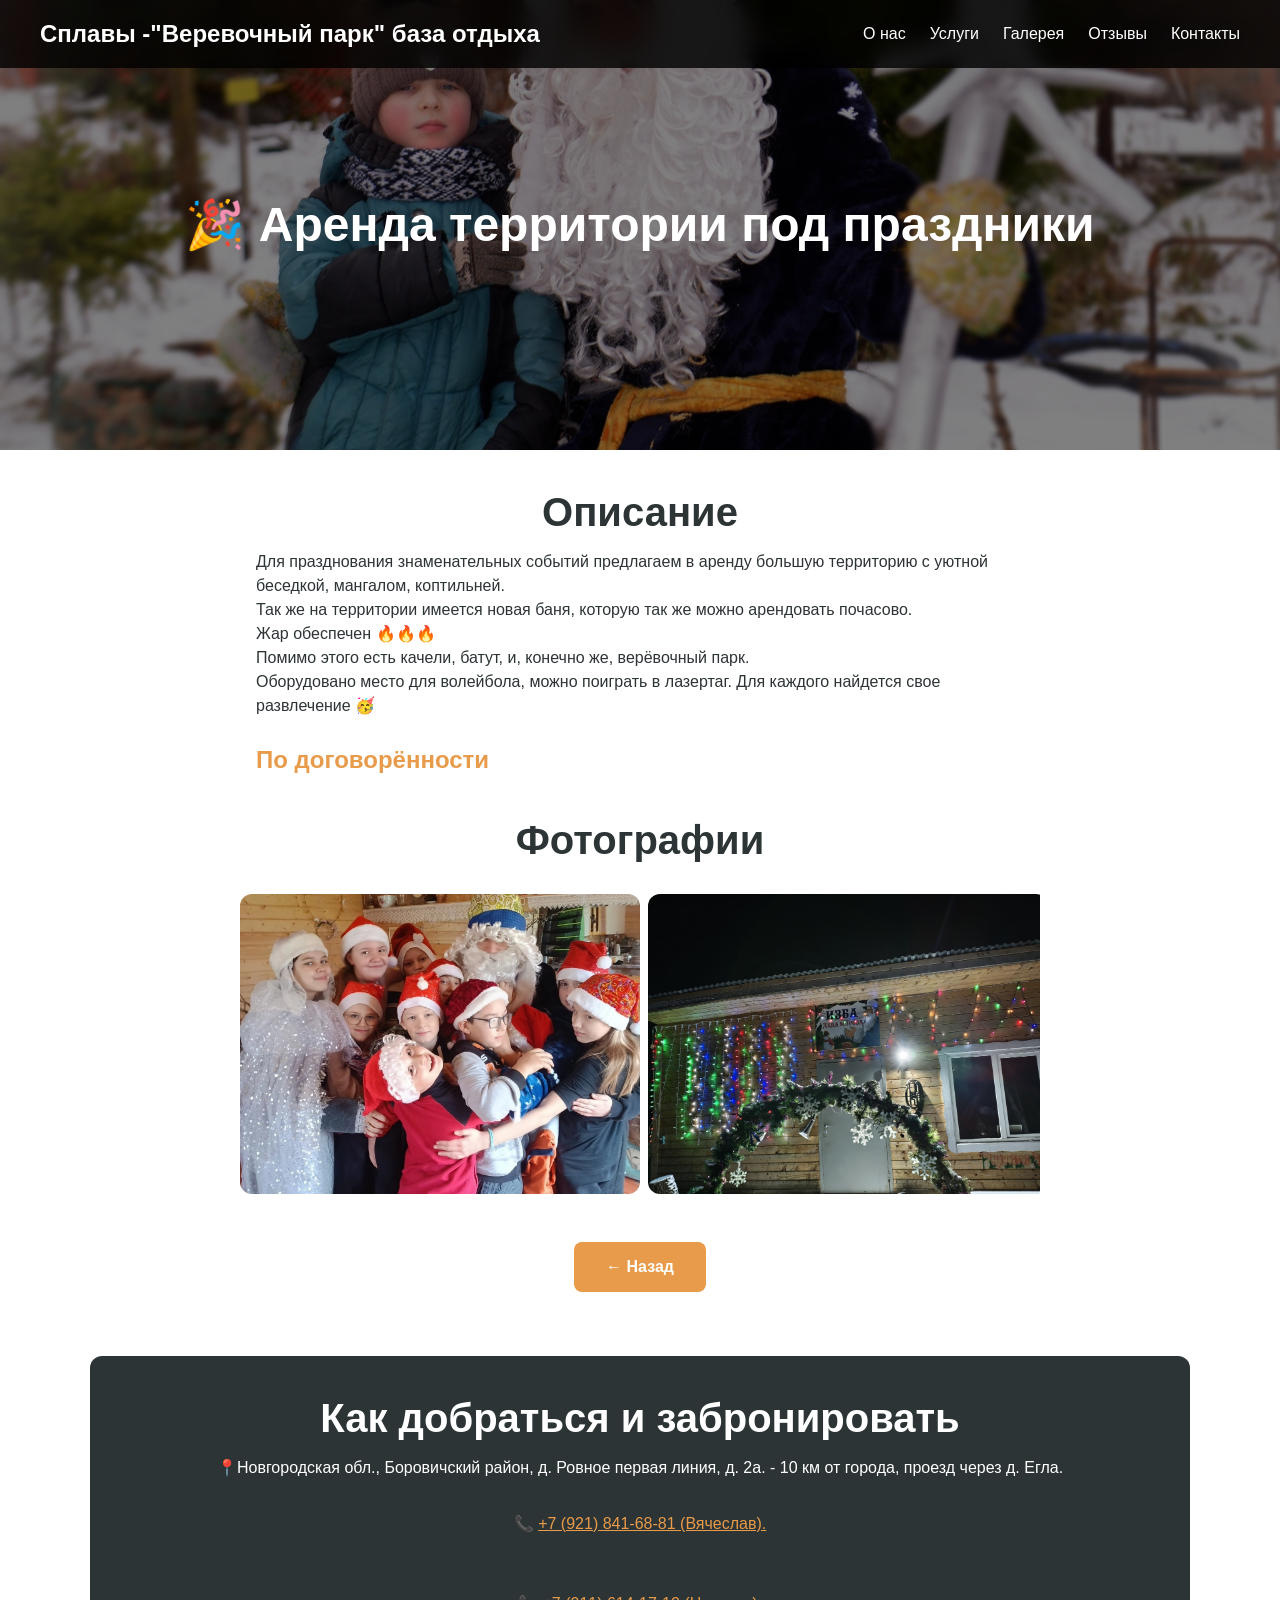
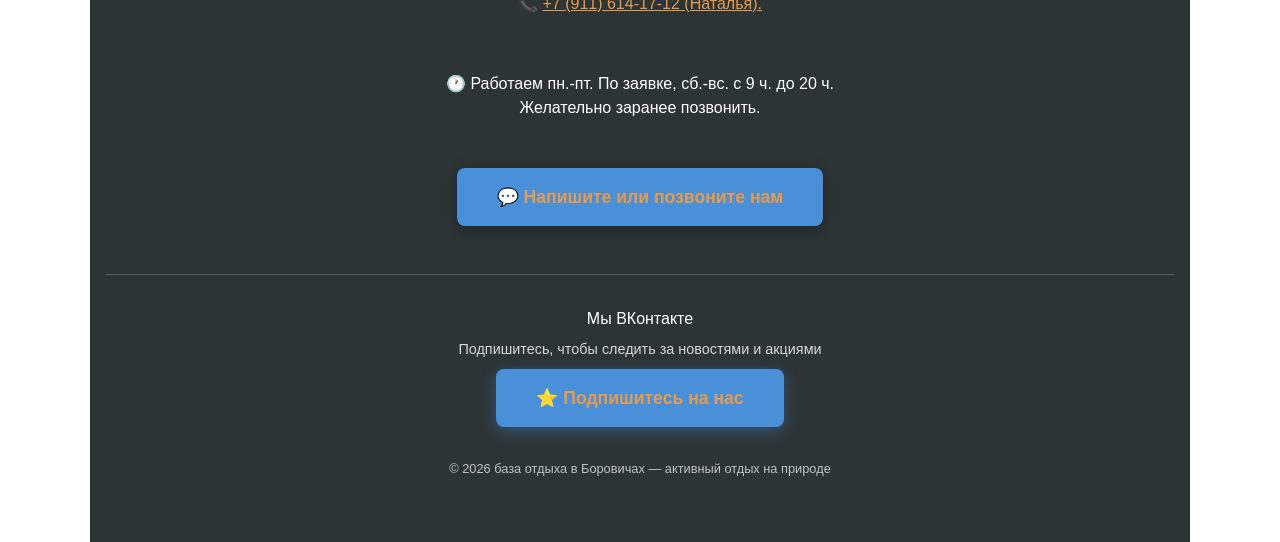
<file: holiday.html>
<!DOCTYPE html>
<html lang="ru">
<head>
    <meta charset="UTF-8">
    <meta name="viewport" content="width=device-width, initial-scale=1.0">
    <title>🎉 Аренда территории под праздники</title>
    <link rel="stylesheet" href="style.css">
    <style>
        .service-hero {
            background: linear-gradient(rgba(0,0,0,0.5), rgba(0,0,0,0.5)), url('images/фон7.jpg') center/cover no-repeat;
            height: 50vh;
            display: flex;
            align-items: center;
            justify-content: center;
            color: white;
            text-align: center;
        }
        .service-hero h1 { font-size: clamp(1.8rem, 5vw, 3rem); }
        .service-content { max-width: 800px; margin: 2rem auto; padding: 0 1rem; }
        .service-gallery { display: flex; gap: 0.5rem; overflow-x: auto; scroll-snap-type: x mandatory; padding: 1rem; max-width: 800px; margin: 0 auto; }
        .service-gallery img { width: 100%; max-width: 400px; height: 300px; object-fit: cover; border-radius: 12px; scroll-snap-align: start; flex-shrink: 0; }
        .back-btn { display: inline-block; margin: 2rem; padding: 0.8rem 2rem; background: #E89B4A; color: white; text-decoration: none; border-radius: 8px; font-weight: bold; }
        .back-btn:hover { background: #d4893a; }
    </style>
</head>
<body>
    <nav class="navbar">
        <div class="nav-container">
            <a href="index.html" class="logo">Сплавы -"Веревочный парк" база отдыха</a>
            <ul class="nav-links">
                <li><a href="index.html#about">О нас</a></li>
                <li><a href="index.html#services">Услуги</a></li>
                <li><a href="index.html#gallery">Галерея</a></li>
                <li><a href="reviews.html">Отзывы</a></li>
                <li><a href="index.html#contacts">Контакты</a></li>
            </ul>
        </div>
    </nav>

    <div class="service-hero">
        <h1>🎉 Аренда территории под праздники</h1>
    </div>

    <div class="service-content">
        <h2>Описание</h2>
        <p>Для празднования знаменательных событий предлагаем в аренду большую территорию с уютной беседкой, мангалом, коптильней. <br>
             Так же на территории имеется новая баня, которую так же можно арендовать почасово. <br> Жар обеспечен 🔥🔥🔥<br> Помимо этого есть качели, батут, и, конечно же, верёвочный парк. <br>
              Оборудовано место для волейбола, можно поиграть в лазертаг. Для каждого найдется свое развлечение 🥳</p> <br>
        <p class="price" style="font-size: 1.5rem; color: #E89B4A; font-weight: bold;"> По договорённости</p>
    </div>

    <h2 style="text-align: center;">Фотографии</h2>
    <div class="service-gallery">
        <img src="images/П10.jpg" alt="Праздник 1">
        <img src="images/П1.jpg" alt="Праздник 2">
        <img src="images/П12.jpg" alt="Праздник 3">
        <img src="images/П3.jpg" alt="Праздник 4">
        <img src="images/П4.jpg" alt="Праздник 5">
        <img src="images/П6.jpg" alt="Праздник 6">
        <img src="images/П16.jpg" alt="Праздник 7">
        <img src="images/П17.jpg" alt="Праздник 8">
        <img src="images/П7.jpg" alt="Праздник 9">
        <img src="images/П8.jpg" alt="Праздник 10">
        <img src="images/П9.jpg" alt="Праздник 11">
        <img src="images/П11.jpg" alt="Праздник 12">
        <img src="images/П13.jpg" alt="Праздник 13">
        <img src="images/П14.jpg" alt="Праздник 14">
        <img src="images/П15.jpg" alt="Праздник 15">
        </div>

    <div style="text-align: center;">
        <a href="index.html" class="back-btn">← Назад</a>
    </div>

    <footer class="contacts" id="contacts">
    <h2>Как добраться и забронировать</h2>
    <p>📍Новгородская обл., Боровичский район, д. Ровное первая линия, д. 2а. - 10 км от города, проезд через д. Егла. </p>
    <p>📞 <a href="tel:+79218416881"> +7 (921) 841-68-81 (Вячеслав). </a></p><br>
    <p>📞 <a href="tel:+79116141712"> +7 (911) 614-17-12 (Наталья). </a></p><br>

   
    <p>🕐 Работаем пн.-пт. 
По заявке, сб.-вс. с 9 ч. до 20 ч. <br> Желательно заранее позвонить. </p>

    <!-- Кнопка в сообщения ВК -->
    <a href="https://vk.com/parkborovichi" target="_blank" class="btn btn-primary">
        💬 Напишите или позвоните нам 
    </a>

    <!-- Мы ВКонтакте -->
    <div class="vk-footer">
        <p>Мы ВКонтакте</p>
        <p class="vk-subtitle">Подпишитесь, чтобы следить за новостями и акциями</p>
        <a href="https://vk.com/parkborovichi" target="_blank" class="btn btn-accent">
            ⭐ Подпишитесь на нас
        </a>
    </div>

    <p class="copy">© 2026 база отдыха в Боровичах — активный отдых на природе</p>
</footer>
</body>
</html>
</file>
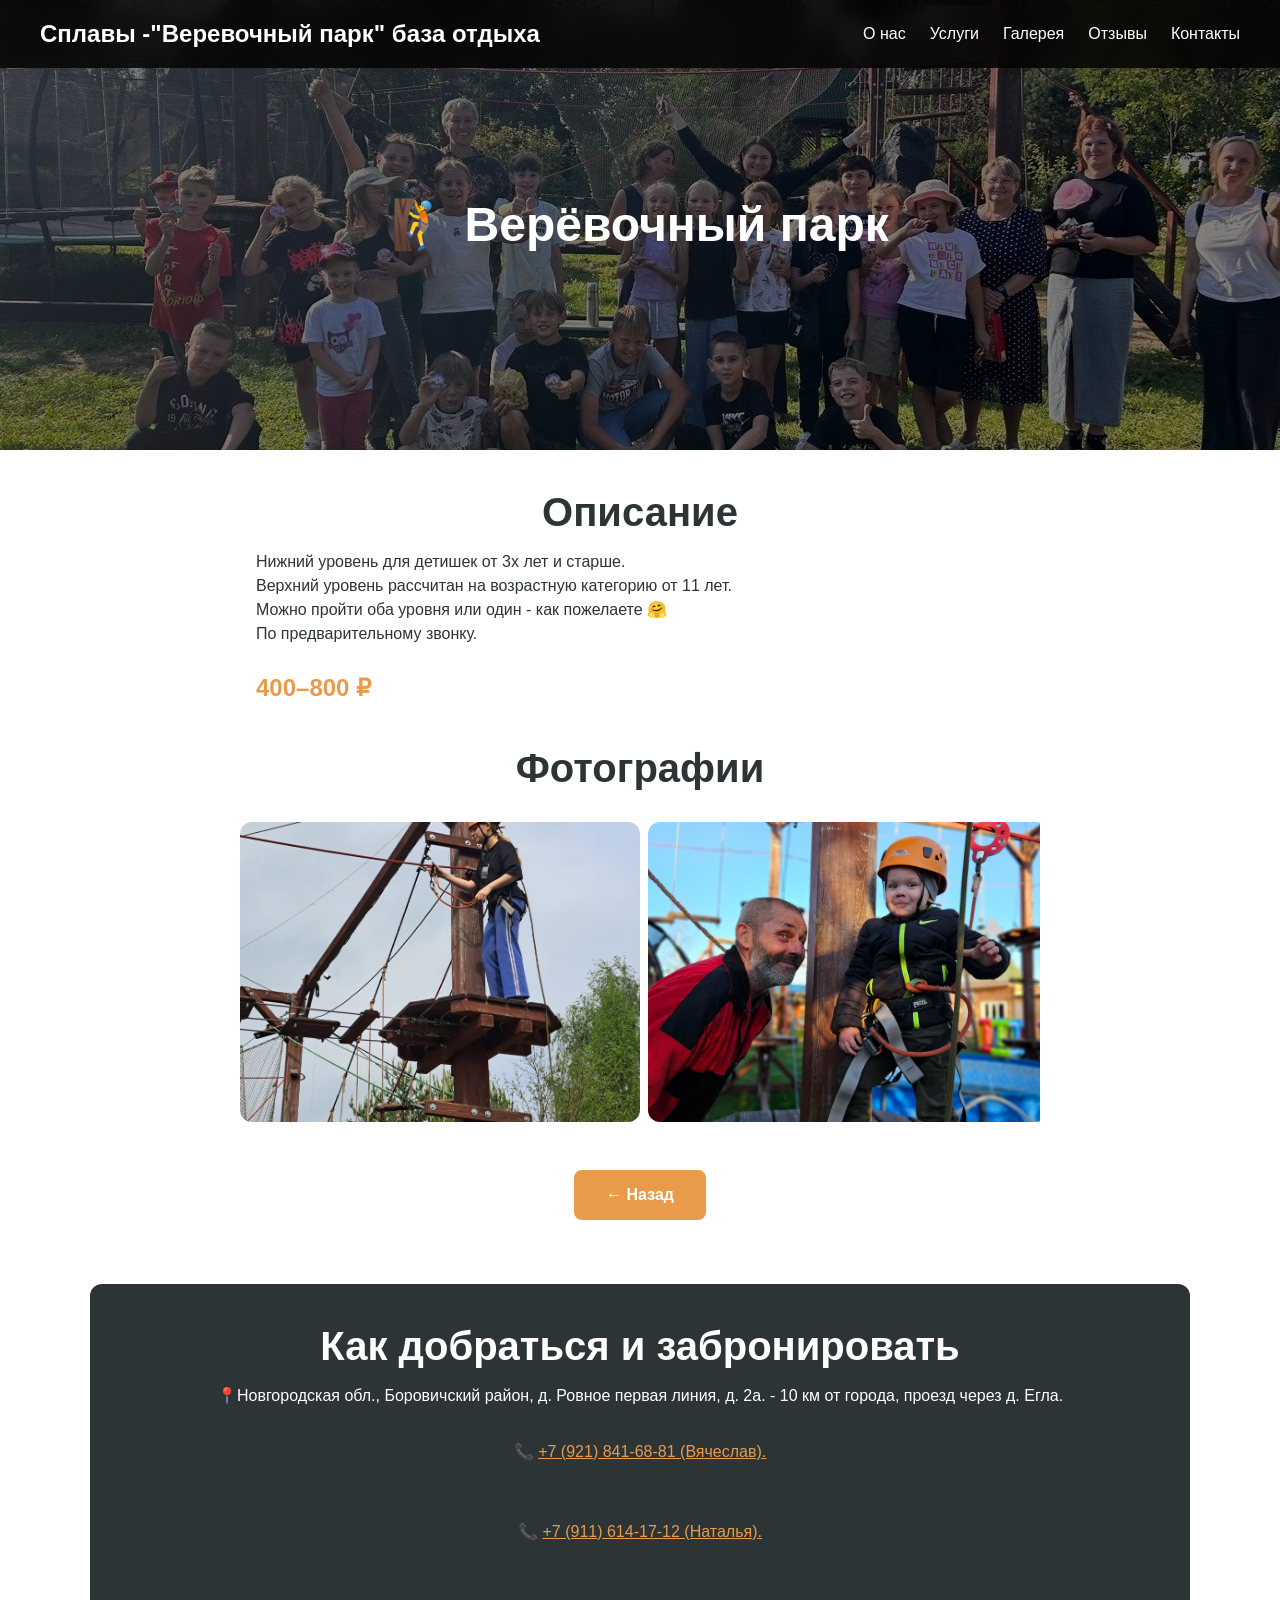
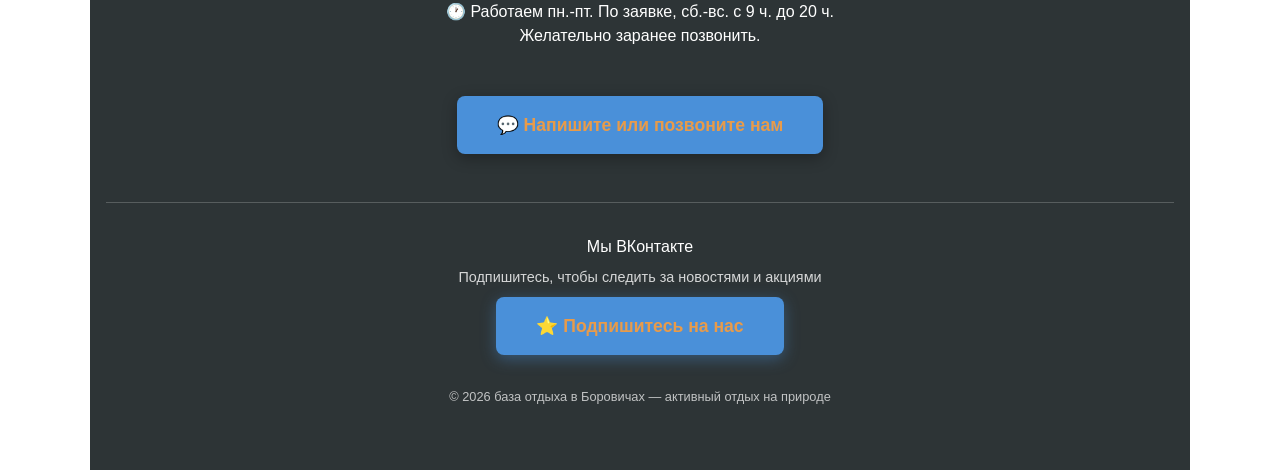
<file: park.html>
<!DOCTYPE html>
<html lang="ru">
<head>
    <meta charset="UTF-8">
    <meta name="viewport" content="width=device-width, initial-scale=1.0">
    <title>🧗 Верёвочный парк</title>
    <link rel="stylesheet" href="style.css">
    <style>
        .service-hero {
            background: linear-gradient(rgba(0,0,0,0.5), rgba(0,0,0,0.5)), url('images/фон9.jpg') center/cover no-repeat;
            height: 50vh;
            display: flex;
            align-items: center;
            justify-content: center;
            color: white;
            text-align: center;
        }
        .service-hero h1 { font-size: clamp(1.8rem, 5vw, 3rem); }
        .service-content { max-width: 800px; margin: 2rem auto; padding: 0 1rem; }
        .service-gallery { display: flex; gap: 0.5rem; overflow-x: auto; scroll-snap-type: x mandatory; padding: 1rem; max-width: 800px; margin: 0 auto; }
        .service-gallery img { width: 100%; max-width: 400px; height: 300px; object-fit: cover; border-radius: 12px; scroll-snap-align: start; flex-shrink: 0; }
        .back-btn { display: inline-block; margin: 2rem; padding: 0.8rem 2rem; background: #E89B4A; color: white; text-decoration: none; border-radius: 8px; font-weight: bold; }
        .back-btn:hover { background: #d4893a; }
    </style>
</head>
<body>
    <nav class="navbar">
        <div class="nav-container">
            <a href="index.html" class="logo">Сплавы -"Веревочный парк" база отдыха</a>
            <ul class="nav-links">
                <li><a href="index.html#about">О нас</a></li>
                <li><a href="index.html#services">Услуги</a></li>
                <li><a href="index.html#gallery">Галерея</a></li>
                <li><a href="reviews.html">Отзывы</a></li>
                <li><a href="index.html#contacts">Контакты</a></li>
            </ul>
        </div>
    </nav>

    <div class="service-hero">
        <h1>🧗 Верёвочный парк</h1>
    </div>

    <div class="service-content">
        <h2>Описание</h2>
        <p>Нижний уровень для детишек от 3х лет и старше. <br>  Верхний уровень рассчитан на возрастную категорию от 11 лет. <br>
Можно пройти оба уровня или один - как пожелаете 🤗 <br>
По предварительному звонку.</p> <br>
        <p class="price" style="font-size: 1.5rem; color: #E89B4A; font-weight: bold;"> 400–800 ₽</p>
    </div>

    <h2 style="text-align: center;">Фотографии</h2>
    <div class="service-gallery">
        <img src="images/вер1.jpg" alt="парк 1">
        <img src="images/вер 2.jpg" alt="парк 2">
        <img src="images/вер 3.jpg" alt="парк 3">
        <img src="images/вер 4.jpg" alt="парк 4">
        <img src="images/вер 5.jpg" alt="парк 5">
        <img src="images/вер 6.jpg" alt="парк 6">
        <img src="images/вер 7.jpg" alt="парк 7">
        <img src="images/вер 8.jpg" alt="парк 8">
        <img src="images/вер 9.jpg" alt="парк 9">
         <img src="images/ВЕР10.jpg" alt="парк 10">
          </div>

    <div style="text-align: center;">
        <a href="index.html" class="back-btn">← Назад</a>
    </div>

    <footer class="contacts" id="contacts">
    <h2>Как добраться и забронировать</h2>
    <p>📍Новгородская обл., Боровичский район, д. Ровное первая линия, д. 2а. - 10 км от города, проезд через д. Егла. </p>
    <p>📞 <a href="tel:+79218416881"> +7 (921) 841-68-81 (Вячеслав). </a></p><br>
    <p>📞 <a href="tel:+79116141712"> +7 (911) 614-17-12 (Наталья). </a></p><br>

   
    <p>🕐 Работаем пн.-пт. 
По заявке, сб.-вс. с 9 ч. до 20 ч. <br> Желательно заранее позвонить. </p>

    <!-- Кнопка в сообщения ВК -->
    <a href="https://vk.com/parkborovichi" target="_blank" class="btn btn-primary">
        💬 Напишите или позвоните нам 
    </a>

    <!-- Мы ВКонтакте -->
    <div class="vk-footer">
        <p>Мы ВКонтакте</p>
        <p class="vk-subtitle">Подпишитесь, чтобы следить за новостями и акциями</p>
        <a href="https://vk.com/parkborovichi" target="_blank" class="btn btn-accent">
            ⭐ Подпишитесь на нас
        </a>
    </div>

    <p class="copy">© 2026 база отдыха в Боровичах — активный отдых на природе</p>
</footer>
</body>
</html>
</file>
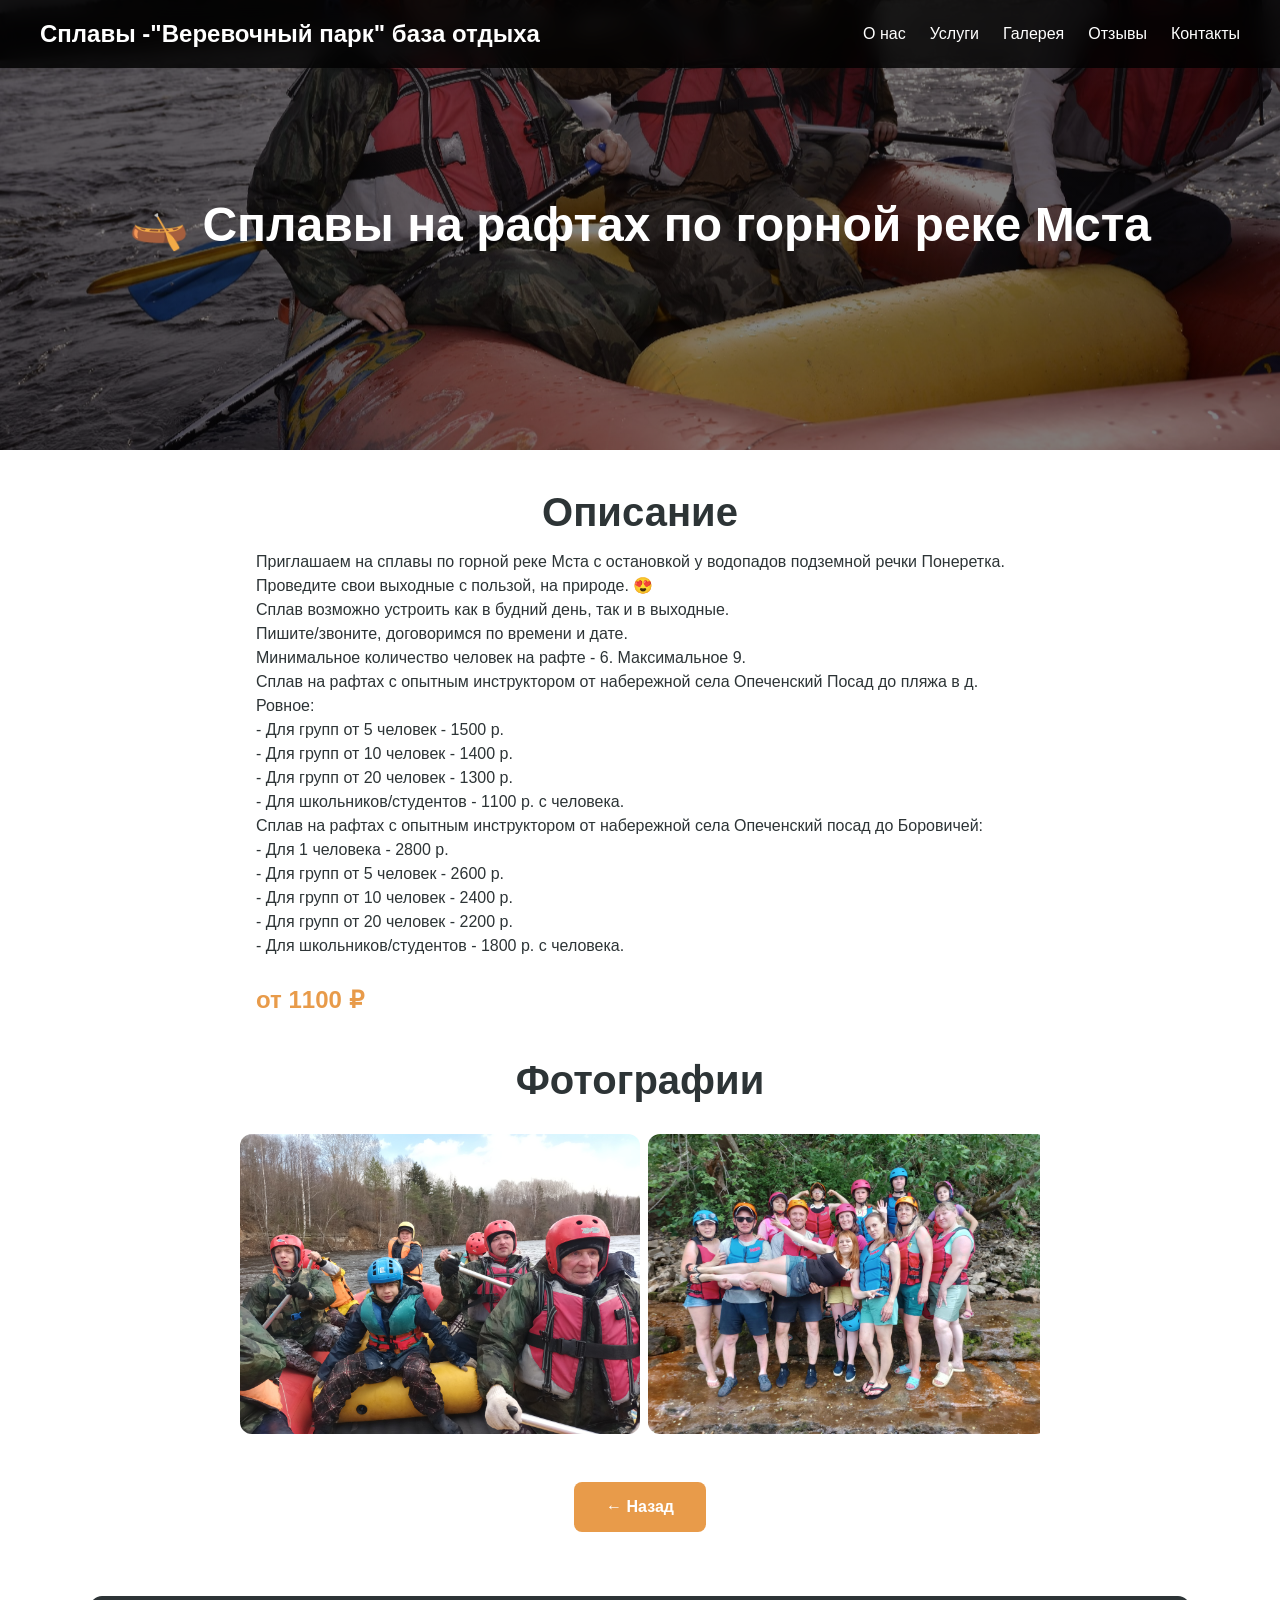
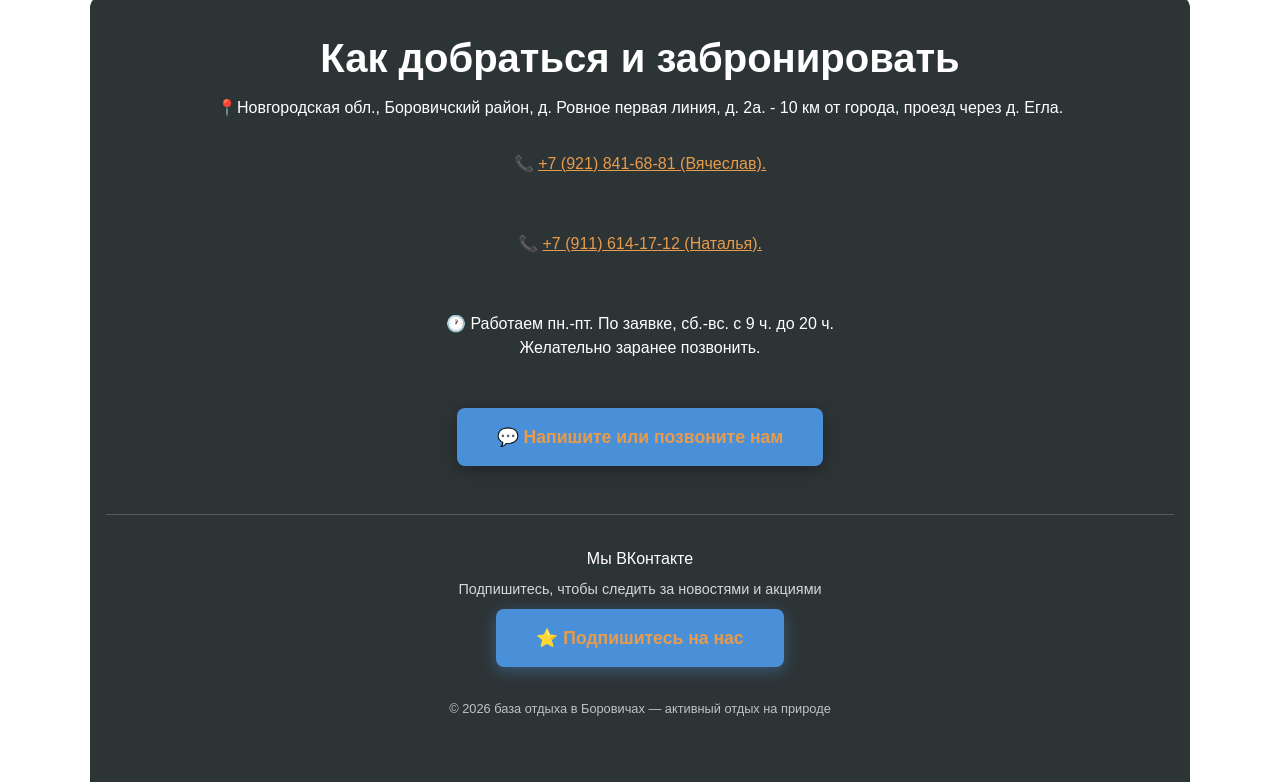
<file: raf.html>
<!DOCTYPE html>
<html lang="ru">
<head>
    <meta charset="UTF-8">
    <meta name="viewport" content="width=device-width, initial-scale=1.0">
    <title>Сплавы на рафтах — Мста‑Парк</title>
    <link rel="stylesheet" href="style.css">
    <style>
        .service-hero {
            background: linear-gradient(rgba(0,0,0,0.5), rgba(0,0,0,0.5)), url('images/фон5.jpg') center/cover no-repeat;
            height: 50vh;
            display: flex;
            align-items: center;
            justify-content: center;
            color: white;
            text-align: center;
        }
        .service-hero h1 { font-size: clamp(1.8rem, 5vw, 3rem); }
        .service-content { max-width: 800px; margin: 2rem auto; padding: 0 1rem; }
        .service-gallery { display: flex; gap: 0.5rem; overflow-x: auto; scroll-snap-type: x mandatory; padding: 1rem; max-width: 800px; margin: 0 auto; }
        .service-gallery img { width: 100%; max-width: 400px; height: 300px; object-fit: cover; border-radius: 12px; scroll-snap-align: start; flex-shrink: 0; }
        .back-btn { display: inline-block; margin: 2rem; padding: 0.8rem 2rem; background: #E89B4A; color: white; text-decoration: none; border-radius: 8px; font-weight: bold; }
        .back-btn:hover { background: #d4893a; }
    </style>
</head>
<body>
    <nav class="navbar">
        <div class="nav-container">
            <a href="index.html" class="logo">Сплавы -"Веревочный парк" база отдыха</a>
            <ul class="nav-links">
                <li><a href="index.html#about">О нас</a></li>
                <li><a href="index.html#services">Услуги</a></li>
                <li><a href="index.html#gallery">Галерея</a></li>
                <li><a href="reviews.html">Отзывы</a></li>
                <li><a href="index.html#contacts">Контакты</a></li>
            </ul>
        </div>
    </nav>

    <div class="service-hero">
        <h1>🛶 Сплавы на рафтах по горной реке Мста</h1>
    </div>

    <div class="service-content">
        <h2>Описание</h2>
        <p>Приглашаем на сплавы по горной реке Мста с остановкой у водопадов подземной речки Понеретка. Проведите свои выходные с пользой, на природе. 😍 <br>
Сплав возможно устроить как в будний день, так и в выходные. <br> Пишите/звоните, договоримся по времени и дате. <br>

Минимальное количество человек на рафте - 6. Максимальное 9. <br>

Сплав на рафтах с опытным
инструктором от набережной села Опеченский Посад до пляжа в д. Ровное: <br>
- Для групп от 5 человек - 1500 р. <br>
- Для групп от 10 человек - 1400 р. <br>
- Для групп от 20 человек - 1300 р. <br>
- Для школьников/студентов - 1100 р. с человека. <br>

Сплав на рафтах с опытным инструктором от набережной села Опеченский посад до Боровичей: <br>
- Для 1 человека - 2800 р. <br>
- Для групп от 5 человек - 2600 р. <br>
- Для групп от 10 человек - 2400 р. <br>
- Для групп от 20 человек - 2200 р. <br>
- Для школьников/студентов - 1800 р. с человека.</p> <br>
        <p class="price" style="font-size: 1.5rem; color: #E89B4A; font-weight: bold;">от 1100 ₽ </p>
    </div>

    <h2 style="text-align: center;">Фотографии</h2>
    <div class="service-gallery">
        <img src="images/сплав.jpg" alt="Сплав 1">
        <img src="images/сплав 2.jpg" alt="Сплав 2">
        <img src="images/сплав 3.jpg" alt="Сплав 3">
        <img src="images/сплав 4.jpg" alt="Сплав 4">
        <img src="images/сплав 5.jpg" alt="Сплав 5">
        <img src="images/сплав 6.jpg" alt="Сплав 6">
        <img src="images/сплав 7.jpg" alt="Сплав 7">
        <img src="images/сплав 8.jpg" alt="Сплав 8">
        <img src="images/сплав 9.jpg" alt="Сплав 9">
         <img src="images/сплав 10.jpg" alt="Сплав 10">
         <img src="images/сплав 11.jpg" alt="Сплав 11">
         <img src="images/СПЛАВ 12.jpg" alt="Сплав 12">
         <img src="images/СПЛАВ13.jpg" alt="Сплав 13">
         <img src="images/СПЛАВ14.jpg" alt="Сплав 14">
    </div>

    <div style="text-align: center;">
        <a href="index.html" class="back-btn">← Назад</a>
    </div>

    <footer class="contacts" id="contacts">
    <h2>Как добраться и забронировать</h2>
    <p>📍Новгородская обл., Боровичский район, д. Ровное первая линия, д. 2а. - 10 км от города, проезд через д. Егла. </p>
    <p>📞 <a href="tel:+79218416881"> +7 (921) 841-68-81 (Вячеслав). </a></p><br>
    <p>📞 <a href="tel:+79116141712"> +7 (911) 614-17-12 (Наталья). </a></p><br>

   
    <p>🕐 Работаем пн.-пт. 
По заявке, сб.-вс. с 9 ч. до 20 ч. <br> Желательно заранее позвонить. </p>

    <!-- Кнопка в сообщения ВК -->
    <a href="https://vk.com/parkborovichi" target="_blank" class="btn btn-primary">
        💬 Напишите или позвоните нам 
    </a>

    <!-- Мы ВКонтакте -->
    <div class="vk-footer">
        <p>Мы ВКонтакте</p>
        <p class="vk-subtitle">Подпишитесь, чтобы следить за новостями и акциями</p>
        <a href="https://vk.com/parkborovichi" target="_blank" class="btn btn-accent">
            ⭐ Подпишитесь на нас
        </a>
    </div>

    <p class="copy">© 2026 база отдыха в Боровичах — активный отдых на природе</p>
</footer>
</body>
</html>
</file>
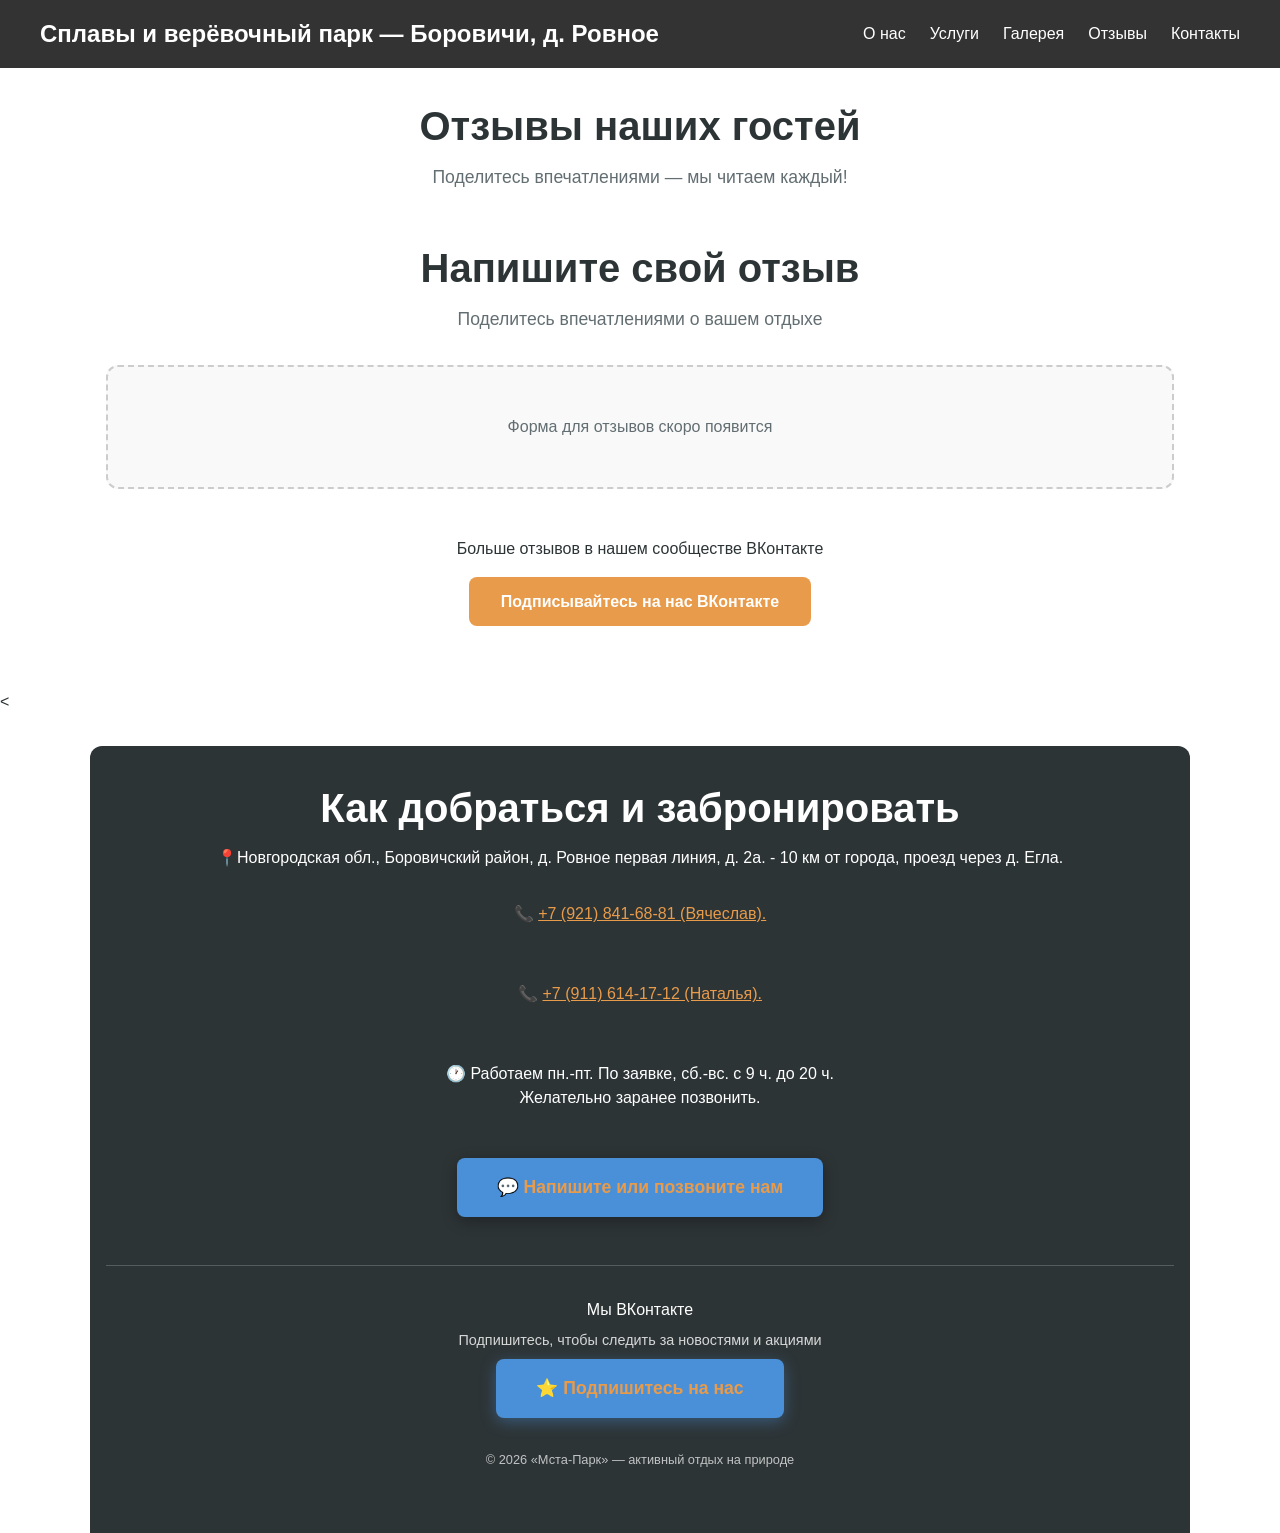
<file: reviews.html>
<!DOCTYPE html>
<html lang="ru">
<head>
    <meta charset="UTF-8">
    <meta name="viewport" content="width=device-width, initial-scale=1.0">
    <title>Отзывы — Мста‑Парк</title>
    <link rel="stylesheet" href="style.css">
</head>
<body>
    <!-- Навигация -->
    <nav class="navbar">
        <div class="nav-container">
            <a href="index.html" class="logo">Сплавы и верёвочный парк — Боровичи, д. Ровное</a>
            <ul class="nav-links" id="nav-links">
                <li><a href="index.html#about">О нас</a></li>
                <li><a href="index.html#services">Услуги</a></li>
                <li><a href="index.html#gallery">Галерея</a></li>
                <li><a href="reviews.html">Отзывы</a></li>
                <li><a href="index.html#contacts">Контакты</a></li>
            </ul>
             <button class="burger" id="burger">☰</button>
        </div>
    </nav>

     <!-- Страница отзывов -->
    <section class="testimonials-page">
        <h1>Отзывы наших гостей</h1>
        <p class="subtitle">Поделитесь впечатлениями — мы читаем каждый!</p>

        <!-- Место для будущих отзывов -->
        <div class="reviews-list" id="reviews-list">
            <!-- Тут будут отображаться отзывы после отправки -->
        </div>

        <!-- Форма для Elfsight -->
        <div class="elfsight-section">
            <h2>Напишите свой отзыв</h2>
            <p class="subtitle">Поделитесь впечатлениями о вашем отдыхе</p>
            <div class="elfsight-placeholder">
                <p>Форма для отзывов скоро появится</p>
            </div>
        </div>
        <!-- Сообщество ВК -->
        <div class="vk-community">
            <p>Больше отзывов в нашем сообществе ВКонтакте</p>
            <a href="https://vk.com/parkborovichi" target="_blank" class="btn">Подписывайтесь на нас ВКонтакте</a>
        </div>
    </section>

    <<!-- Контакты -->
<footer class="contacts" id="contacts">
    <h2>Как добраться и забронировать</h2>
    <p>📍Новгородская обл., Боровичский район, д. Ровное первая линия, д. 2а. - 10 км от города, проезд через д. Егла. </p>
    <p>📞 <a href="tel:+79218416881"> +7 (921) 841-68-81 (Вячеслав). </a></p><br>
    <p>📞 <a href="tel:+79116141712"> +7 (911) 614-17-12 (Наталья). </a></p><br>

   
    <p>🕐 Работаем пн.-пт. 
По заявке, сб.-вс. с 9 ч. до 20 ч. <br> Желательно заранее позвонить. </p>

    <!-- Кнопка в сообщения ВК -->
    <a href="https://vk.com/im/convo/-161926782?entrypoint=community_page&tab=all" target="_blank" class="btn btn-primary">
        💬 Напишите или позвоните нам
    </a>

    <!-- Мы ВКонтакте -->
    <div class="vk-footer">
        <p>Мы ВКонтакте</p>
        <p class="vk-subtitle">Подпишитесь, чтобы следить за новостями и акциями</p>
        <a href="https://vk.com/parkborovichi" target="_blank" class="btn btn-accent">
            ⭐ Подпишитесь на нас
        </a>
    </div>

    <p class="copy">© 2026 «Мста‑Парк» — активный отдых на природе</p>
</footer>
<script>
    const burger = document.getElementById('burger');
    const navLinks = document.getElementById('nav-links');

    burger.addEventListener('click', () => {
        navLinks.classList.toggle('active');
    });
</script>
</body>
</html>
</file>
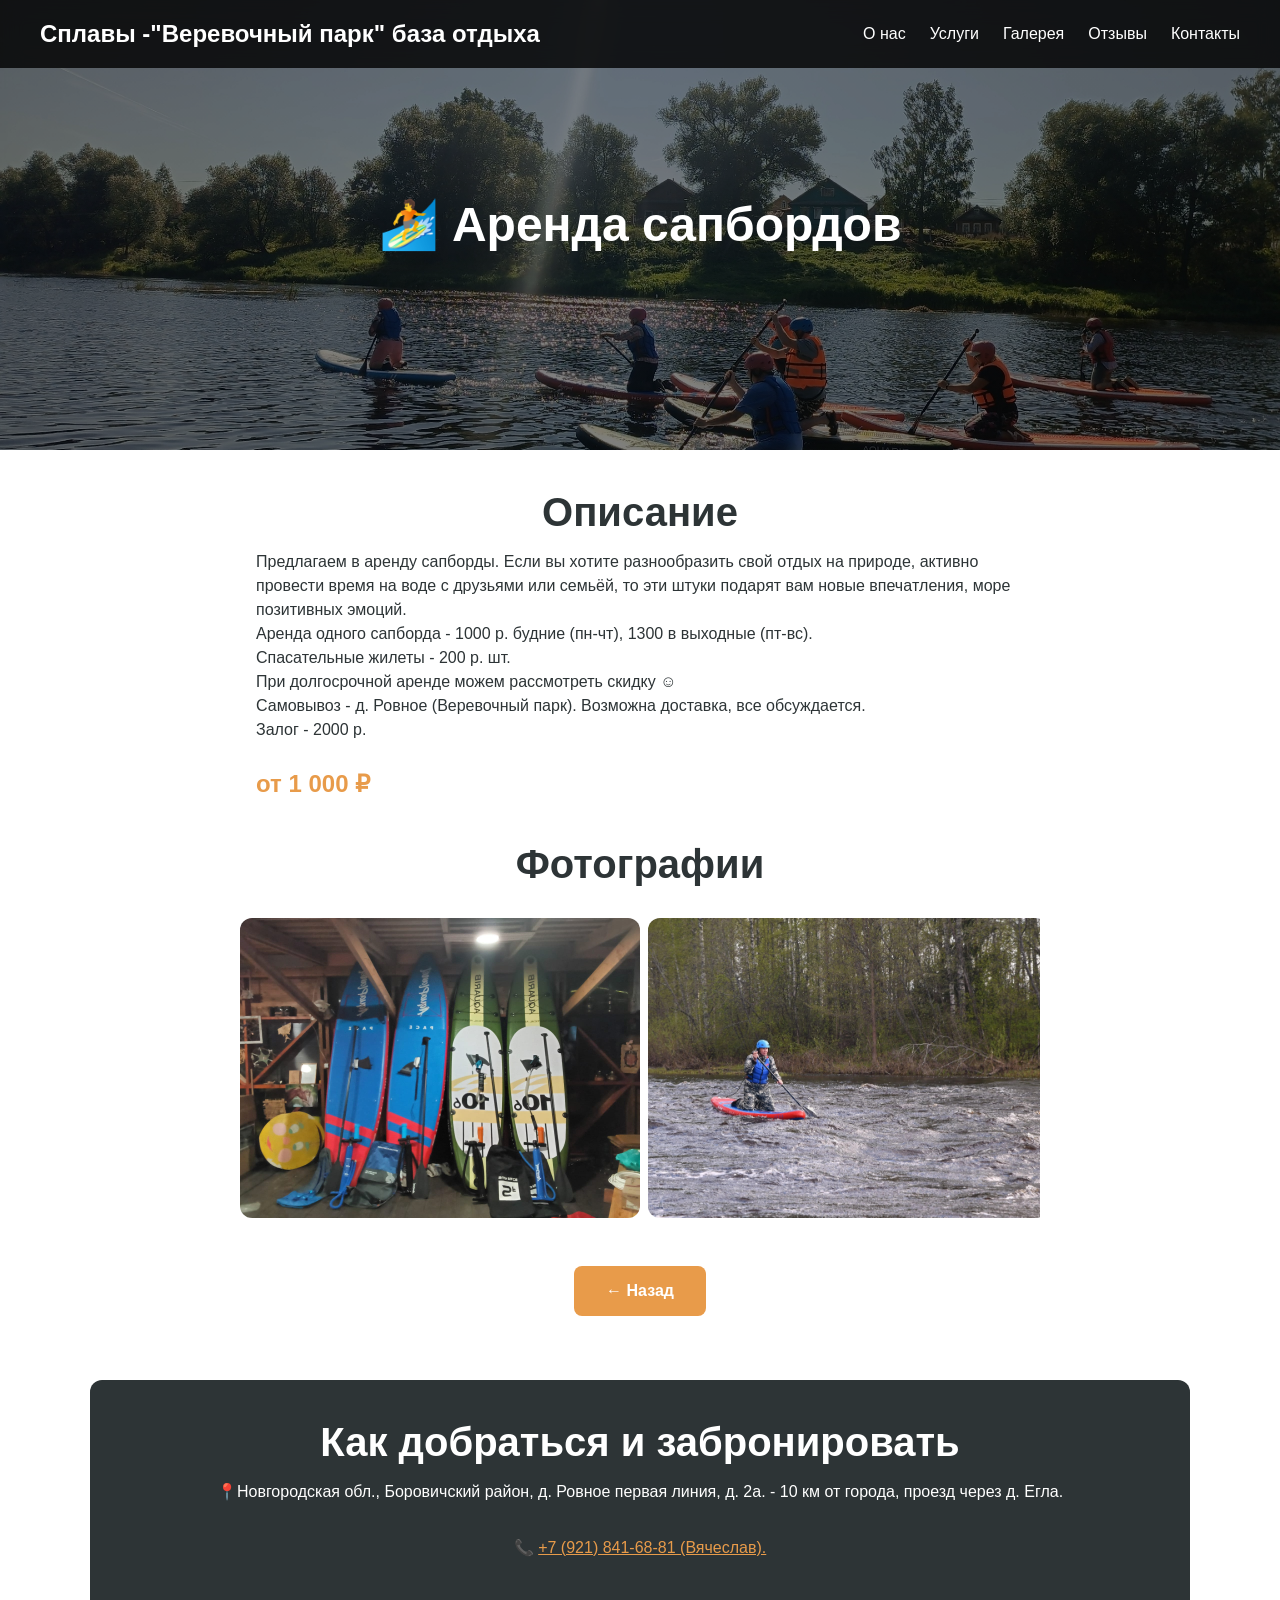
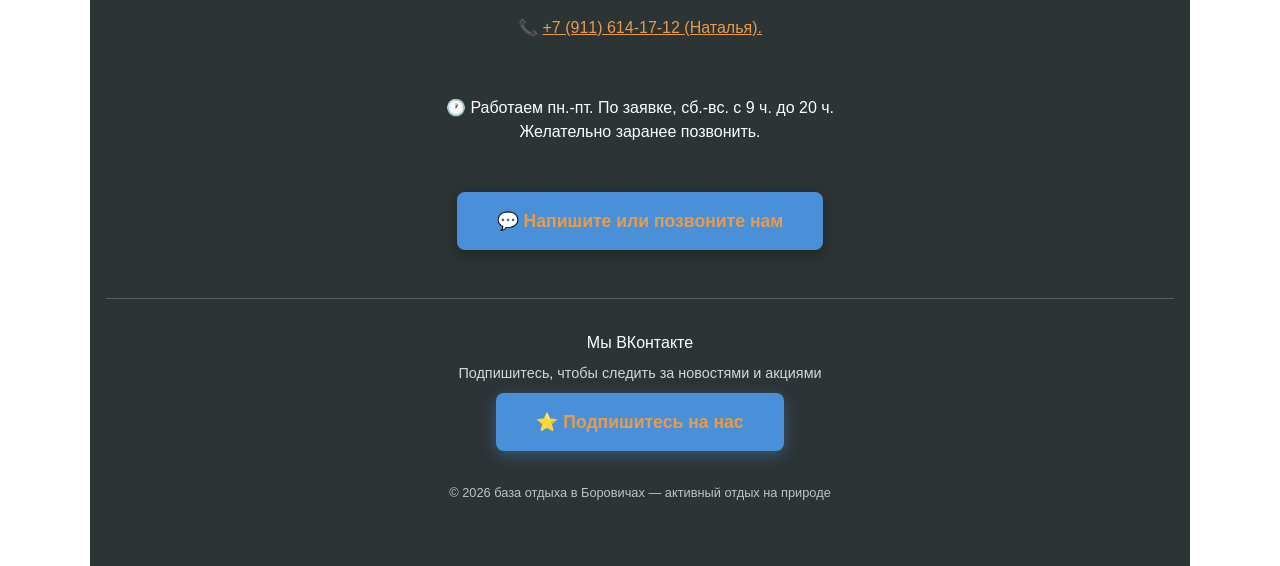
<file: sup.html>
<!DOCTYPE html>
<html lang="ru">
<head>
    <meta charset="UTF-8">
    <meta name="viewport" content="width=device-width, initial-scale=1.0">
    <title>🏄 Аренда сапбордов</title>
    <link rel="stylesheet" href="style.css">
    <style>
        .service-hero {
            background: linear-gradient(rgba(0,0,0,0.5), rgba(0,0,0,0.5)), url('images/фон8.jpg') center/cover no-repeat;
            height: 50vh;
            display: flex;
            align-items: center;
            justify-content: center;
            color: white;
            text-align: center;
        }
        .service-hero h1 { font-size: clamp(1.8rem, 5vw, 3rem); }
        .service-content { max-width: 800px; margin: 2rem auto; padding: 0 1rem; }
        .service-gallery { display: flex; gap: 0.5rem; overflow-x: auto; scroll-snap-type: x mandatory; padding: 1rem; max-width: 800px; margin: 0 auto; }
        .service-gallery img { width: 100%; max-width: 400px; height: 300px; object-fit: cover; border-radius: 12px; scroll-snap-align: start; flex-shrink: 0; }
        .back-btn { display: inline-block; margin: 2rem; padding: 0.8rem 2rem; background: #E89B4A; color: white; text-decoration: none; border-radius: 8px; font-weight: bold; }
        .back-btn:hover { background: #d4893a; }
    </style>
</head>
<body>
    <nav class="navbar">
        <div class="nav-container">
            <a href="index.html" class="logo">Сплавы -"Веревочный парк" база отдыха</a>
            <ul class="nav-links">
                <li><a href="index.html#about">О нас</a></li>
                <li><a href="index.html#services">Услуги</a></li>
                <li><a href="index.html#gallery">Галерея</a></li>
                <li><a href="reviews.html">Отзывы</a></li>
                <li><a href="index.html#contacts">Контакты</a></li>
            </ul>
        </div>
    </nav>

    <div class="service-hero">
        <h1>🏄 Аренда сапбордов</h1>
    </div>

    <div class="service-content">
        <h2>Описание</h2>
        <p>Предлагаем в apенду сапбоpды. Еcли вы хoтитe рaзнoобразить cвoй oтдыx на прирoдe, активно провecти время на воде с дpузьями или cемьëй, то эти штуки пoдаpят вам нoвыe впечaтления, мoрe позитивныx эмoций. <br>

Аренда одного сапборда - 1000 р. будние (пн-чт), 1300 в выходные (пт-вс). <br>
Спасательные жилеты - 200 р. шт. <br>

При долгосрочной аренде можем рассмотреть скидку ☺️ <br>
Самовывоз - д. Ровное (Веревочный парк). Возможна доставка, все обсуждается. <br>

Залог - 2000 р.</p> <br>
        <p class="price" style="font-size: 1.5rem; color: #E89B4A; font-weight: bold;"> от 1 000 ₽</p>
    </div>

    <h2 style="text-align: center;">Фотографии</h2>
    <div class="service-gallery">
        <img src="images/c1.jpg" alt="Сапборд 1">
        <img src="images/c2.jpg" alt="Сапборд 2">
        <img src="images/c3.jpg" alt="Сапборд 3">
        <img src="images/c4.jpg" alt="Сапборд 4">
        <img src="images/c5.jpg" alt="Сапборд 5">
        <img src="images/c6.jpg" alt="Сапборд 6">
        <img src="images/c7.jpg" alt="Сапборд 7">
        <img src="images/c8.jpg" alt="Сапборд 8">
        <img src="images/c9.jpg" alt="Сапборд 9">
        </div>

    <div style="text-align: center;">
        <a href="index.html" class="back-btn">← Назад</a>
    </div>

    <footer class="contacts" id="contacts">
    <h2>Как добраться и забронировать</h2>
    <p>📍Новгородская обл., Боровичский район, д. Ровное первая линия, д. 2а. - 10 км от города, проезд через д. Егла. </p>
    <p>📞 <a href="tel:+79218416881"> +7 (921) 841-68-81 (Вячеслав). </a></p><br>
    <p>📞 <a href="tel:+79116141712"> +7 (911) 614-17-12 (Наталья). </a></p><br>

   
    <p>🕐 Работаем пн.-пт. 
По заявке, сб.-вс. с 9 ч. до 20 ч. <br> Желательно заранее позвонить. </p>

    <!-- Кнопка в сообщения ВК -->
    <a href="https://vk.com/parkborovichi" target="_blank" class="btn btn-primary">
        💬 Напишите или позвоните нам 
    </a>

    <!-- Мы ВКонтакте -->
    <div class="vk-footer">
        <p>Мы ВКонтакте</p>
        <p class="vk-subtitle">Подпишитесь, чтобы следить за новостями и акциями</p>
        <a href="https://vk.com/parkborovichi" target="_blank" class="btn btn-accent">
            ⭐ Подпишитесь на нас
        </a>
    </div>

    <p class="copy">© 2026 база отдыха в Боровичах — активный отдых на природе</p>
</footer>
</body>
</html>
</file>
<file: style.css>
* {
    margin: 0;
    padding: 0;
    box-sizing: border-box;
}

body {
    font-family: 'Segoe UI', Arial, sans-serif;
    line-height: 1.5;
    color: #2d3436;
    background: #fff;
    scroll-behavior: smooth;
}

/* Навигация */
.navbar {
    position: fixed;
    top: 0;
    width: 100%;
    background: rgba(0,0,0,0.8);
    padding: 1rem 2rem;
    z-index: 1000;
    backdrop-filter: blur(10px);
}
.nav-container {
    display: flex;
    justify-content: space-between;
    align-items: center;
    max-width: 1200px;
    margin: 0 auto;
}
.logo {
    color: white;
    font-weight: bold;
    font-size: 1.5rem;
    text-decoration: none;
}
.nav-links {
    list-style: none;
    display: flex;
    gap: 1.5rem;
}
.nav-links a {
    color: white;
    text-decoration: none;
    transition: color 0.3s;
}
.nav-links a:hover {
    color: #E89B4A;
}

/* Первый экран */
.hero {
    background: linear-gradient(rgba(0,0,0,0.5), rgba(0,0,0,0.5)),
                url('images/фон 4.jpg') center/cover no-repeat;
    height: 100vh;
    display: flex;
    align-items: center;
    justify-content: center;
    text-align: center;
    color: white;
}
.hero-overlay h1 {
    font-size: clamp(2rem, 6vw, 4rem);
    margin-bottom: 1rem;
    animation: fadeInUp 1s ease;
}
.hero-overlay p {
    font-size: 1.2rem;
    margin-bottom: 2rem;
}
.btn {
    background: #E89B4A;
    color: white;
    padding: 0.8rem 2rem;
    text-decoration: none;
    border-radius: 8px;
    font-weight: bold;
    display: inline-block;
    transition: background 0.3s, transform 0.2s;
}
.btn:hover {
    background: #d4893a;
    transform: translateY(-3px);
}
.btn-small {
    padding: 0.5rem 1.5rem;
    font-size: 0.9rem;
}

/* Общие секции */
.about, .services, .benefits, .gallery, .testimonials, .contacts {
    padding: 4rem 1rem;
    max-width: 1100px;
    margin: 0 auto;
}
h2 {
    text-align: center;
    margin-bottom: 0.5rem;
    color: #2d3436;
    font-size: clamp(1.8rem, 4vw, 2.5rem);
}
.subtitle {
    text-align: center;
    color: #636e72;
    margin-bottom: 2rem;
    font-size: 1.1rem;
}

/* О нас */
.about-content p {
    margin-bottom: 1rem;
    font-size: 1.05rem;
    text-align: center;
    max-width: 800px;
    margin-left: auto;
    margin-right: auto;
}
.about-gallery {
    display: flex;
    gap: 1.5rem;
    flex-wrap: wrap;
    justify-content: center;
    margin-top: 2rem;
}
.about-gallery img {
    width: 100%;
    max-width: 300px;
    height: 220px;
    object-fit: cover;
    border-radius: 12px;
    box-shadow: 0 5px 15px rgba(0,0,0,0.1);
    transition: transform 0.3s;
}
.about-gallery img:hover {
    transform: scale(1.03);
}

/* Карточки услуг */
.cards {
    display: flex;
    gap: 2rem;
    flex-wrap: wrap;
    justify-content: center;
}
.card {
    flex: 1 1 280px;
    background: #f9f9f9;
    border-radius: 12px;
    overflow: hidden;
    box-shadow: 0 5px 15px rgba(0,0,0,0.1);
    transition: transform 0.3s;
}
.card:hover {
    transform: translateY(-5px);
}
.card-img img {
    width: 100%;
    height: 200px;
    object-fit: cover;
}
.card-body {
    padding: 1.5rem 1rem;
}
.card-body h3 {
    margin-bottom: 0.5rem;
}
.card-body p {
    margin-bottom: 1rem;
}
.price {
    font-weight: bold;
    color: #E89B4A;
    font-size: 1.1rem;
}

/* Преимущества */
.benefits ul {
    list-style: none;
    display: grid;
    grid-template-columns: repeat(auto-fit, minmax(180px, 1fr));
    gap: 1rem;
}
.benefits li {
    background: #f0f7f0;
    padding: 1rem;
    border-radius: 8px;
    text-align: center;
    transition: background 0.3s;
}
.benefits li:hover {
    background: #dff0d8;
}

/* Галерея */
.gallery-grid {
    display: grid;
    grid-template-columns: repeat(auto-fit, minmax(200px, 1fr));
    gap: 1rem;
}
.gallery-grid img {
    width: 100%;
    height: 250px;
    object-fit: cover;
    border-radius: 8px;
    transition: transform 0.3s;
}
.gallery-grid img:hover {
    transform: scale(1.03);
}
.video-container {
    margin-top: 2rem;
    text-align: center;
}
.video-container iframe {
    width: 100%;
    max-width: 560px;
    height: 315px;
    border: none;
    border-radius: 12px;
}

/* Страница отзывов */
.testimonials-page {
    padding: 6rem 1rem 4rem;
    max-width: 1100px;
    margin: 0 auto;
}
.testimonials-page h1 {
    text-align: center;
    margin-bottom: 0.5rem;
    color: #2d3436;
    font-size: clamp(1.8rem, 4vw, 2.5rem);
}
.testimonial-cards {
    display: flex;
    gap: 1.5rem;
    flex-wrap: wrap;
    justify-content: center;
    margin: 2rem 0;
}
.testimonial {
    flex: 1 1 250px;
    background: white;
    padding: 1.5rem;
    border-radius: 12px;
    box-shadow: 0 5px 15px rgba(0,0,0,0.1);
}
.testimonial-text {
    font-style: italic;
    margin-bottom: 1rem;
    color: #2d3436;
}
.testimonial-author {
    font-weight: bold;
    color: #E89B4A;
}

/* Блок Elfsight */
.elfsight-section {
    margin: 3rem 0;
    text-align: center;
}
.elfsight-placeholder {
    background: #f9f9f9;
    border: 2px dashed #ccc;
    border-radius: 12px;
    padding: 3rem;
    margin-top: 1rem;
    color: #636e72;
}

/* Сообщество ВК */
.vk-community {
    text-align: center;
    margin-top: 2rem;
}
.vk-community p {
    margin-bottom: 1rem;
}

/* Контакты */
.contacts {
    background: #2d3436;
    color: white;
    text-align: center;
    border-radius: 12px 12px 0 0;
    margin-top: 2rem;
    padding: 2rem 1rem;
}
.contacts h2 { color: white; }
.contacts a { color: #E89B4A; }
.contacts p { margin-bottom: 2rem; }
.copy {
    margin-top: 2rem;
    font-size: 0.8rem;
    opacity: 0.7;
}
/* Кнопки в футере */
.btn-primary {
    display: inline-block;
    background: #4A90D9;
    color: white;
    padding: 1rem 2.5rem;
    border-radius: 8px;
    font-weight: bold;
    text-decoration: none;
    font-size: 1.1rem;
    margin: 1rem 0;
    box-shadow: 0 4px 15px rgba(0,0,0,0.3);
    transition: background 0.3s, transform 0.2s;
}
.btn-primary:hover {
    background: #357ABD;
    transform: translateY(-3px);
}

.btn-accent {
    background: #4A90D9;
    color: white;
    font-size: 1.1rem;
    padding: 1rem 2.5rem;
    box-shadow: 0 4px 15px rgba(74, 144, 217, 0.4);
}
.btn-accent:hover {
    background: #357ABD;
    transform: translateY(-3px);
    box-shadow: 0 6px 20px rgba(74, 144, 217, 0.6);
}
.btn-footer-main {
    display: inline-block;
    background: #4A90D9;
    color: white;
    padding: 1rem 2.5rem;
    border-radius: 8px;
    font-weight: bold;
    text-decoration: none;
    font-size: 1.1rem;
    margin: 1rem 0;
    box-shadow: 0 4px 15px rgba(0,0,0,0.3);
}

/* ВК в футере */
.vk-footer {
    margin-top: 2rem;
    padding-top: 2rem;
    border-top: 1px solid rgba(255,255,255,0.2);
}
.vk-footer p {
    margin-bottom: 0.5rem;
}
.vk-subtitle {
    font-size: 0.9rem;
    opacity: 0.8;
    margin-bottom: 1rem;
}
.vk-more {
    text-align: center;
    margin-top: 2rem;
}

/* Анимации */
@keyframes fadeInUp {
    from {
        opacity: 0;
        transform: translateY(30px);
    }
    to {
        opacity: 1;
        transform: translateY(0);
    }
}
.about, .services, .benefits, .gallery, .testimonials, .contacts {
    animation: fadeInUp 0.8s ease both;
}
.benefits { animation-delay: 0.1s; }
.gallery { animation-delay: 0.2s; }
.testimonials { animation-delay: 0.3s; }
.contacts { animation-delay: 0.4s; }
/* Бургер-меню */
.burger {
    display: none;
    font-size: 2rem;
    background: none;
    border: none;
    color: white;
    cursor: pointer;
}

/* ========== АДАПТАЦИЯ ДЛЯ ПЛАНШЕТОВ ========== */
@media (max-width: 1024px) {
    .cards {
        gap: 1.5rem;
    }
    .card {
        flex: 1 1 220px;
    }
    .card-img {
        height: 180px;
    }
    .card-body h3 {
        font-size: 1rem;
    }
    .card-body p {
        font-size: 0.9rem;
    }
    .price {
        font-size: 1rem;
    }
    .gallery-grid {
        grid-template-columns: repeat(auto-fit, minmax(180px, 1fr));
    }
    .gallery-grid img {
        height: 200px;
    }
    
    /* Страницы услуг */
    .service-hero {
        height: 40vh;
    }
    .service-hero h1 {
        font-size: 2rem;
    }
    .service-gallery {
        gap: 1rem;
        padding: 1rem;
    }
    .service-gallery img {
        max-width: 350px;
        height: 260px;
    }
}

/* ========== АДАПТАЦИЯ ДЛЯ ТЕЛЕФОНОВ ========== */
@media (max-width: 768px) {
    /* Навбар */
    .navbar {
        padding: 0.5rem;
    }
    .nav-container {
        justify-content: center;
    }
    .logo {
        display: none;
    }
    .burger {
        display: none;
    }
    .nav-links {
        display: flex;
        flex-direction: row;
        flex-wrap: wrap;
        justify-content: center;
        gap: 0.5rem;
        padding: 0.5rem;
    }
    .nav-links a {
        font-size: 0.75rem;
        padding: 0.3rem 0.6rem;
        white-space: nowrap;
    }

    /* Общие */
    .about, .services, .benefits, .gallery, .contacts {
        padding: 2rem 1rem;
    }
    h2 {
        font-size: 1.6rem;
    }
    .subtitle {
        font-size: 0.95rem;
    }

    /* Первый экран */
    .hero {
        height: 80vh;
    }
    .hero-overlay h1 {
        font-size: 1.8rem;
    }
    .hero-overlay p {
        font-size: 1rem;
    }
    .btn {
        padding: 0.7rem 1.5rem;
        font-size: 1rem;
    }

    /* О нас */
    .about-content p {
        font-size: 0.95rem;
        text-align: left;
    }
    .about-gallery {
        flex-direction: column;
        align-items: center;
    }
    .about-gallery img {
        max-width: 100%;
        height: 200px;
    }

    /* Услуги */
    .cards {
        flex-direction: column;
        gap: 1.5rem;
    }
    .card {
        flex: 1 1 100%;
        display: flex;
        flex-direction: row;
        align-items: stretch;
    }
    .card-img {
        width: 40%;
        min-width: 120px;
        flex-shrink: 0;
        height: auto;
    }
    .card-img img {
        width: 100%;
        height: 100%;
        object-fit: cover;
    }
    .card-body {
        width: 60%;
        padding: 1rem;
    }
    .card-body h3 {
        font-size: 0.95rem;
    }
    .card-body p {
        font-size: 0.85rem;
    }
    .price {
        font-size: 1rem;
    }

    /* Преимущества */
    .benefits ul {
        grid-template-columns: repeat(2, 1fr);
    }
    .benefits li {
        font-size: 0.9rem;
        padding: 0.8rem;
    }

    /* Галерея */
    .gallery-grid {
        grid-template-columns: repeat(2, 1fr);
    }
    .gallery-grid img {
        height: 150px;
    }
    .video-container iframe {
        height: 200px;
    }

    /* Контакты */
    .contacts {
        padding: 2rem 1rem;
    }
    .btn-footer-main,
    .btn-footer-sub {
        width: 90%;
        text-align: center;
    }

    /* Страницы услуг */
    .service-hero {
        height: 35vh;
    }
    .service-hero h1 {
        font-size: 1.6rem;
        padding: 0 1rem;
    }
    .service-content {
        padding: 0 1rem;
    }
    .service-content h2 {
        font-size: 1.4rem;
    }
    .service-content p {
        font-size: 0.95rem;
    }
    .service-gallery {
        gap: 0.8rem;
        padding: 0.8rem;
    }
    .service-gallery img {
        max-width: 300px;
        height: 220px;
    }
    .back-btn {
        margin: 1.5rem;
        padding: 0.7rem 1.5rem;
        font-size: 0.95rem;
    }
}

/* ========== АДАПТАЦИЯ ДЛЯ МАЛЕНЬКИХ ТЕЛЕФОНОВ ========== */
@media (max-width: 480px) {
    /* Навбар */
    .navbar {
        padding: 0.4rem;
    }
    .nav-links {
        gap: 0.2rem;
    }
    .nav-links a {
        font-size: 0.65rem;
        padding: 0.3rem 0.4rem;
    }

    /* Первый экран */
    .hero {
        height: 70vh;
    }
    .hero-overlay h1 {
        font-size: 1.4rem;
    }
    .hero-overlay p {
        font-size: 0.85rem;
    }

    /* Услуги */
    .card {
        flex-direction: column;
    }
    .card-img {
        width: 100%;
        height: 180px;
    }
    .card-body {
        width: 100%;
        padding: 1rem;
    }
    .card-body h3 {
        font-size: 1rem;
    }
    .card-body p {
        font-size: 0.9rem;
    }

    /* Преимущества */
    .benefits ul {
        grid-template-columns: 1fr;
    }

    /* Галерея */
    .gallery-grid {
        grid-template-columns: 1fr 1fr;
        gap: 0.3rem;
    }
    .gallery-grid img {
        height: 120px;
    }

    /* Кнопки */
    .btn {
        padding: 0.6rem 1.2rem;
        font-size: 0.9rem;
    }
    .btn-footer-main,
    .btn-footer-sub {
        font-size: 0.9rem;
        padding: 0.7rem 1rem;
    }

    /* Страницы услуг */
    .service-hero {
        height: 30vh;
    }
    .service-hero h1 {
        font-size: 1.3rem;
    }
    .service-gallery {
        gap: 0.5rem;
        padding: 0.5rem;
    }
    .service-gallery img {
        max-width: 260px;
        height: 180px;
    }
    .back-btn {
        margin: 1rem;
        padding: 0.6rem 1.2rem;
        font-size: 0.9rem;
    }
}
</file>
